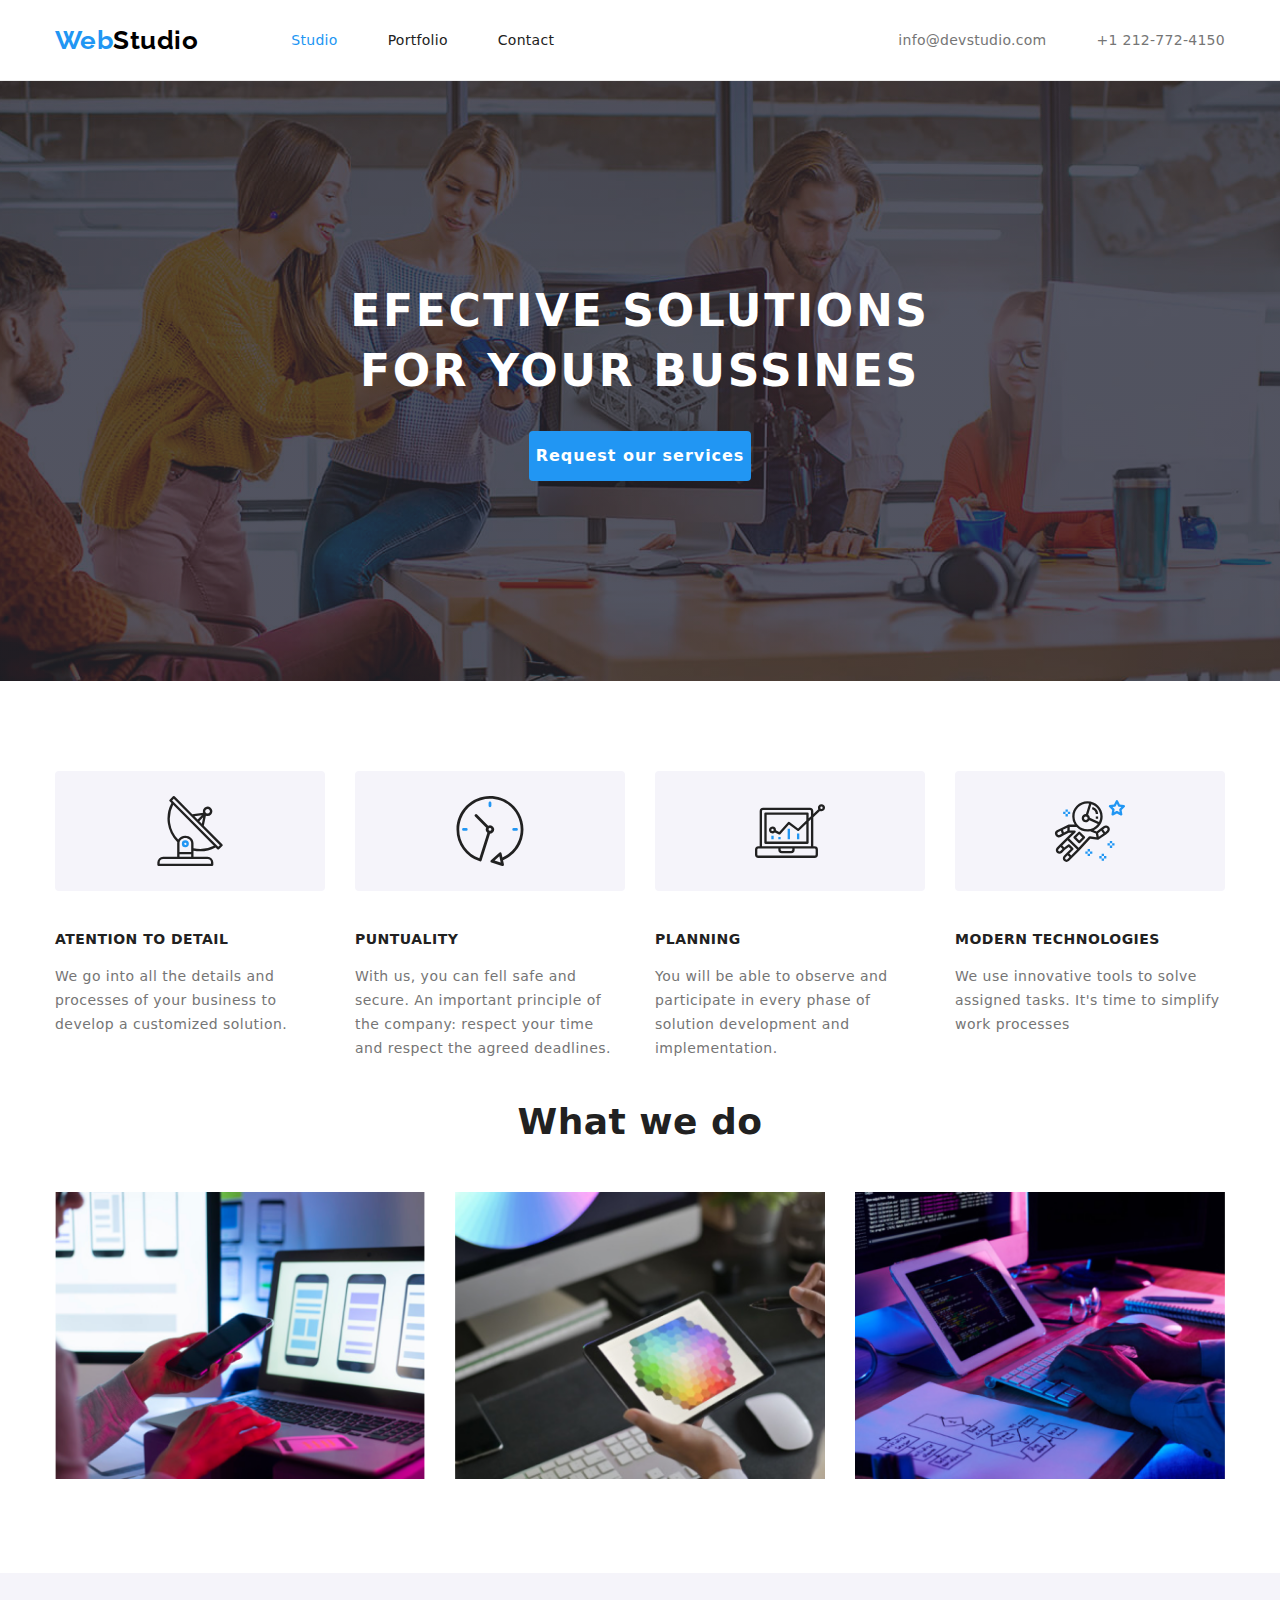
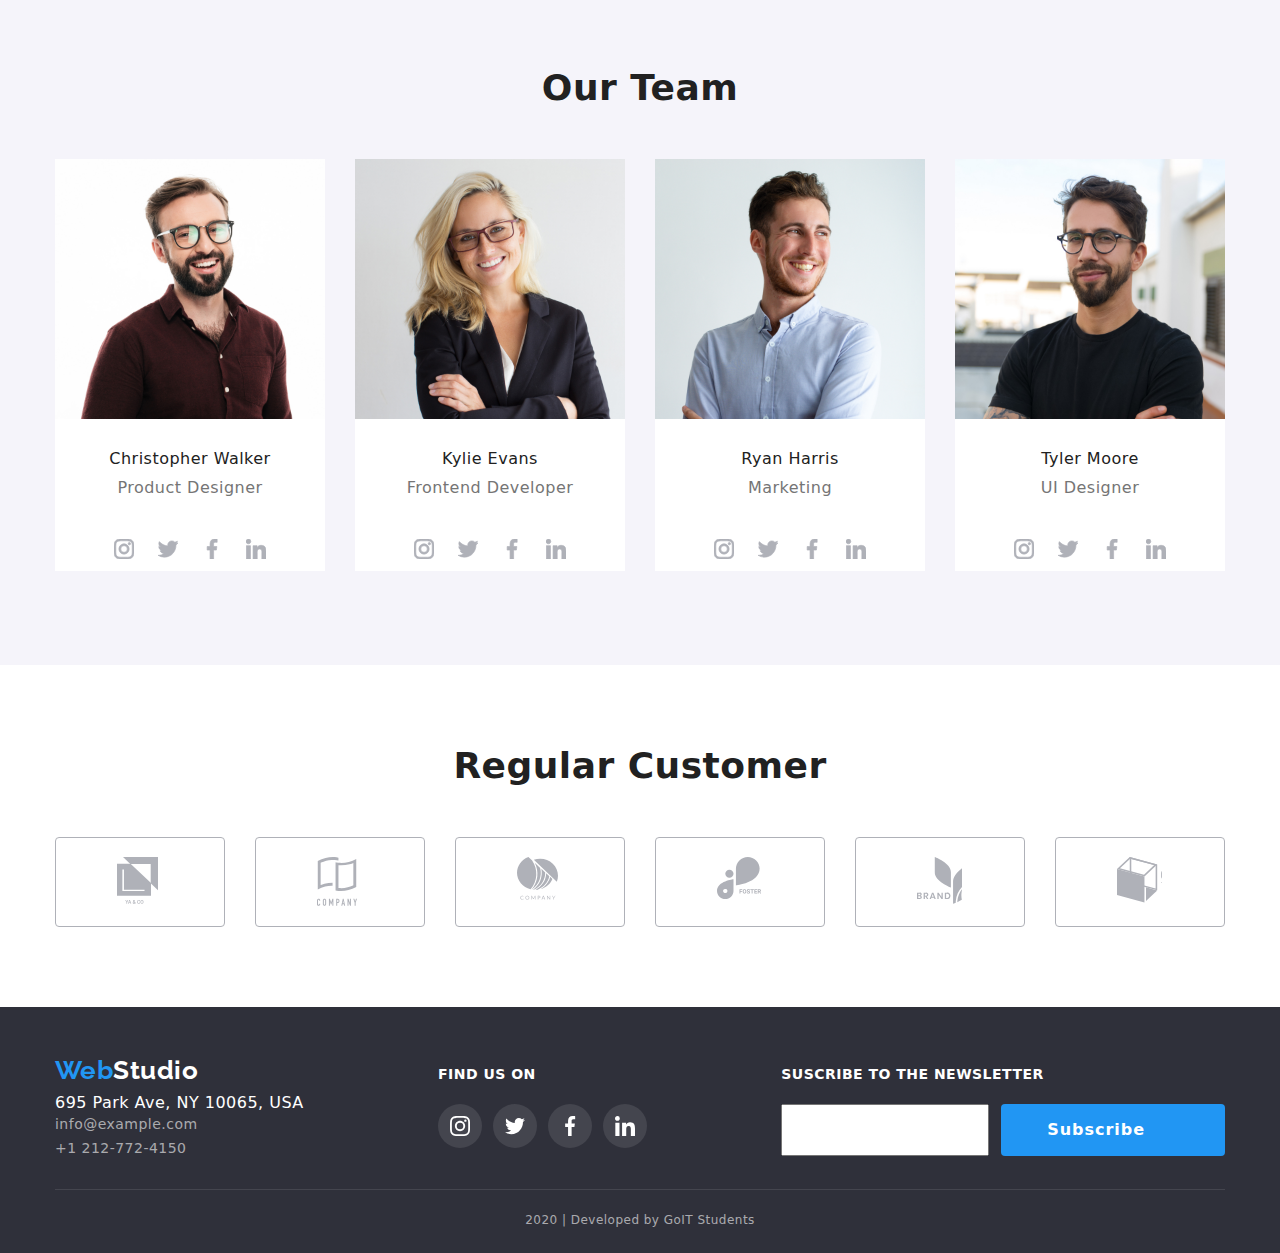
<file: index.html>
<!DOCTYPE html>
<html lang="en">
  <head>
    <meta charset="UTF-8" />
    <meta http-equiv="X-UA-Compatible" content="IE=edge" />
    <meta name="viewport" content="width=device-width, initial-scale=1.0" />
    <link rel="stylesheet" href="./css/styles.css" />
    <link
      rel="stylesheet"
      href="https://fonts.googleapis.com/css2?family=Raleway:wght@700&family=Roboto:wght@400;500;700;900&display=swap"
    />
    <link
      rel="stylesheet"
      href="https://cdnjs.cloudflare.com/ajax/libs/modern-normalize/1.0.0/modern-normalize.min.css"
    />
    <link
      href="https://fonts.googleapis.com/css2?family=Raleway:wght@700&family=Roboto:wght@400;500;700;900&display=swap"
      rel="stylesheet"
    />
    <title>WebStudio</title>
  </head>

  <body>
    <header class="hat">
      <div class="container">
        <a href="index.html" class="logo" title="WebStudio">
          <span class="accent">Web</span>Studio</a
        >
        <nav class="menu">
          <ul class="menu-list">
            <li class="menu-item">
              <a href="./index.html" class="menu-link current">Studio</a>
            </li>

            <li class="menu-item">
              <a href="./portfolio.html" class="menu-link">Portfolio</a>
            </li>

            <li class="menu-item">
              <a href="#" class="menu-link">Contact</a>
            </li>
          </ul>
        </nav>

        <div class="top-contacts">
          <ul class="top-contacts-list">
            <li class="top-contacts-item">
              <a href="mailto:info@devstudio.com" class="top-contacts-link mail"
                >info@devstudio.com
              </a>
            </li>

            <li class="top-contacts-item">
              <a href="tel:12127724150" class="top-contacts-link phone"
                >+1 212-772-4150
              </a>
            </li>
          </ul>
        </div>
      </div>
    </header>

    <main>
      <section class="hero">
        <div class="container">
          <h1 class="hero-title">efective solutions for your bussines</h1>
          <button class="hero-button" type="button">
            Request our services
          </button>
        </div>
      </section>

      <section class="features">
        <div class="container">
          <h2 class="hidden-title">Beneficios</h2>

          <ul class="features-list">
            <li class="features-item">
              <svg class="icon-features icon-antenna-1">
                <use xlink:href="./images/icons.svg#icon-antenna-1"></use>
              </svg>
              <h3 class="features-subtitle">atention to detail</h3>
              <p class="features-text">
                We go into all the details and processes of your business to
                develop a customized solution.
              </p>
            </li>

            <li class="features-item">
              <svg class="icon-features icon-clock-1">
                <use xlink:href="./images/icons.svg#icon-clock-1"></use>
              </svg>

              <h3 class="features-subtitle">puntuality</h3>
              <p class="features-text">
                With us, you can fell safe and secure. An important principle of
                the company: respect your time and respect the agreed deadlines.
              </p>
            </li>

            <li class="features-item">
              <svg class="icon-features icon-diagram-1">
                <use xlink:href="./images/icons.svg#icon-diagram-1"></use>
              </svg>
              <h3 class="features-subtitle">planning</h3>
              <p class="features-text">
                You will be able to observe and participate in every phase of
                solution development and implementation.
              </p>
            </li>

            <li class="features-item">
              <svg class="icon-features icon-astronaut-1">
                <use xlink:href="./images/icons.svg#icon-astronaut-1"></use>
              </svg>

              <h3 class="features-subtitle">modern technologies</h3>
              <p class="features-text">
                We use innovative tools to solve assigned tasks. It's time to
                simplify work processes
              </p>
            </li>
          </ul>
        </div>
      </section>

      <section class="doing">
        <div class="container">
          <h2 class="doing-subtitle">What we do</h2>
          <ul class="doing-list">
            <li class="doing-item">
              <img
                class="img"
                src="./images/image1.png"
                alt="Desktop Apps"
                width="370"
                height="294"
              />
            </li>

            <li class="doing-item">
              <img
                class="img"
                src="./images/image2.png"
                alt="Mobile Apps"
                width="370"
                height="294"
              />
            </li>

            <li class="doing-item">
              <img
                class="img"
                src="./images/image3.png"
                alt="Design & Solutions"
                width="370"
                height="294"
              />
            </li>
          </ul>
        </div>
      </section>

      <section class="team">
        <div class="container">
          <h2 class="team-subtitle">Our Team</h2>

          <ul class="team-list">
            <li class="team-item">
              <img
                src="./images/team1.jpg"
                alt="first member"
                width="270"
                height="260"
                class="img"
              />

              <div class="team-field">
                <h3 class="team-field-subtitle">Christopher Walker</h3>
                <p class="team-field-text">Product Designer</p>
              </div>
              <div class="team-socialmedia">
                <ul class="team-list-wrapper">
                  <li>
                    <svg class="icon icon-instagram-2">
                      <use
                        xlink:href="./images/icons.svg#icon-instagram-2"
                      ></use>
                    </svg>
                  </li>
                  <li>
                    <svg class="icon icon-twitter-1">
                      <use xlink:href="./images/icons.svg#icon-twitter-1"></use>
                    </svg>
                  </li>
                  <li>
                    <svg class="icon icon-facebook-1">
                      <use
                        xlink:href="./images/icons.svg#icon-facebook-1"
                      ></use>
                    </svg>
                  </li>
                  <li>
                    <svg class="icon icon-linkedin-1">
                      <use
                        xlink:href="./images/icons.svg#icon-linkedin-1"
                      ></use>
                    </svg>
                  </li>
                </ul>
              </div>
            </li>

            <li class="team-item">
              <img
                src="./images/team2.jpg"
                alt="second member"
                width="270"
                height="260"
                class="img"
              />

              <div class="team-field">
                <h3 class="team-field-subtitle">Kylie Evans</h3>
                <p class="team-field-text">Frontend Developer</p>
              </div>
              <div class="team-socialmedia">
                <ul class="team-list-wrapper">
                  <li>
                    <svg class="icon icon-instagram-2">
                      <use
                        xlink:href="./images/icons.svg#icon-instagram-2"
                      ></use>
                    </svg>
                  </li>
                  <li>
                    <svg class="icon icon-twitter-1">
                      <use xlink:href="./images/icons.svg#icon-twitter-1"></use>
                    </svg>
                  </li>
                  <li>
                    <svg class="icon icon-facebook-1">
                      <use
                        xlink:href="./images/icons.svg#icon-facebook-1"
                      ></use>
                    </svg>
                  </li>
                  <li>
                    <svg class="icon icon-linkedin-1">
                      <use
                        xlink:href="./images/icons.svg#icon-linkedin-1"
                      ></use>
                    </svg>
                  </li>
                </ul>
              </div>
            </li>

            <li class="team-item">
              <img
                src="./images/team3.jpg"
                alt="thrid member"
                width="270"
                height="260"
                class="img"
              />

              <div class="team-field">
                <h3 class="team-field-subtitle">Ryan Harris</h3>
                <p class="team-field-text">Marketing</p>
              </div>
              <div class="team-socialmedia">
                <ul class="team-list-wrapper">
                  <li>
                    <svg class="icon icon-instagram-2">
                      <use
                        xlink:href="./images/icons.svg#icon-instagram-2"
                      ></use>
                    </svg>
                  </li>
                  <li>
                    <svg class="icon icon-twitter-1">
                      <use xlink:href="./images/icons.svg#icon-twitter-1"></use>
                    </svg>
                  </li>
                  <li>
                    <svg class="icon icon-facebook-1">
                      <use
                        xlink:href="./images/icons.svg#icon-facebook-1"
                      ></use>
                    </svg>
                  </li>
                  <li>
                    <svg class="icon icon-linkedin-1">
                      <use
                        xlink:href="./images/icons.svg#icon-linkedin-1"
                      ></use>
                    </svg>
                  </li>
                </ul>
              </div>
            </li>

            <li class="team-item">
              <img
                src="./images/team4.jpg"
                alt="fourth member"
                width="270"
                height="260"
                class="img"
              />
              <div class="team-field">
                <h3 class="team-field-subtitle">Tyler Moore</h3>
                <p class="team-field-text">UI Designer</p>
              </div>
              <div class="team-socialmedia">
                <ul class="team-list-wrapper">
                  <li>
                    <svg class="icon icon-instagram-2">
                      <use
                        xlink:href="./images/icons.svg#icon-instagram-2"
                      ></use>
                    </svg>
                  </li>
                  <li>
                    <svg class="icon icon-twitter-1">
                      <use xlink:href="./images/icons.svg#icon-twitter-1"></use>
                    </svg>
                  </li>
                  <li>
                    <svg class="icon icon-facebook-1">
                      <use
                        xlink:href="./images/icons.svg#icon-facebook-1"
                      ></use>
                    </svg>
                  </li>
                  <li>
                    <svg class="icon icon-linkedin-1">
                      <use
                        xlink:href="./images/icons.svg#icon-linkedin-1"
                      ></use>
                    </svg>
                  </li>
                </ul>
              </div>
            </li>
          </ul>
        </div>
      </section>

      <section class="section section-regular">
        <div class="container">
          <h2 class="section-title">Regular Customer</h2>
          <ul class="list client-list">
            <li class="item">
              <a href="" class="client-link">
                <svg class="icon-client">
                  <use xlink:href="./images/icons.svg#icon-regular-1"></use>
                </svg>
              </a>
            </li>
            <li class="item">
              <a href="" class="client-link">
                <svg class="icon-client">
                  <use xlink:href="./images/icons.svg#icon-regular-2"></use>
                </svg>
              </a>
            </li>
            <li class="item">
              <a href="" class="client-link">
                <svg class="icon-client">
                  <use xlink:href="./images/icons.svg#icon-regular-3"></use>
                </svg>
              </a>
            </li>
            <li class="item">
              <a href="" class="client-link">
                <svg class="icon-client">
                  <use xlink:href="./images/icons.svg#icon-regular-4"></use>
                </svg>
              </a>
            </li>
            <li class="item">
              <a href="" class="client-link">
                <svg class="icon-client">
                  <use xlink:href="./images/icons.svg#icon-regular-5"></use>
                </svg>
              </a>
            </li>
            <li class="item">
              <a href="" class="client-link">
                <svg class="icon-client">
                  <use xlink:href="./images/icons.svg#icon-regular-6"></use>
                </svg>
              </a>
            </li>
          </ul>
        </div>
      </section>
    </main>

    <footer class="footer">
      <div class="container">
        <div class="footer-flex">
          <ul>
            <li>
        <a href="index.html" class="logo" title="WebStudio">
          <span class="accent">Web</span><span class="accent-white">Studio</span></a>
            <address class="address">
              <a
                class="address-item place"
                href="#"
                target="_blank"
                rel="noopener noreferrer"
                >695 Park Ave, NY 10065, USA</a
              >
              </li>
              <li class="item adress-transparency">info@example.com </li>
              <li class="item adress-transparency">+1 212-772-4150</li>
            </address>
          </ul>
          <div>
            <b class="footer-offer">find us on</b>
            <ul class="list footer-soclink">
              <li class="item">
                <a class="social-link" href="" aria-label="Instagram">
                  <svg class="footer-social-link" width="20" height="20">
                    <use xlink:href="./images/icons.svg#icon-instagram-2"></use>
                  </svg>
                </a>
              </li>
              <li class="item">
                <a href="" aria-label="Twitter" class="social-link">
                  <svg class="footer-social-link" width="20" height="20">
                    <use xlink:href="./images/icons.svg#icon-twitter-1"></use>
                  </svg>
                </a>
              </li>
              <li class="item">
                <a href="" aria-label="Facebook" class="social-link">
                  <svg class="footer-social-link" width="20" height="20">
                    <use xlink:href="./images/icons.svg#icon-facebook-1"></use>
                  </svg>
                </a>
              </li>
              <li class="item">
                <a href="" aria-label="LinkedIn" class="social-link">
                  <svg class="footer-social-link" width="20" height="20">
                    <use xlink:href="./images/icons.svg#icon-linkedin-1"></use>
                  </svg>
                </a>
              </li>
            </ul>
          </div>

          <div>
            <b class="footer-offer">suscribe to the newsletter</b>
            <div class="footer-email">
              <input type="email" title="E-mail" />
              <button type="button" class="footer-button">
                Subscribe
                <svg class="footer-send" width="24" height="24">
                  <use xlink:href="./images/icons.svg#-icon-send"></use>
                </svg>
              </button>
            </div>
          </div>
        </div>
        <p class="footer-copyright">2020 | Developed by GoIT Students</p>
      </div>
    </footer>
  </body>
</html>
</file>
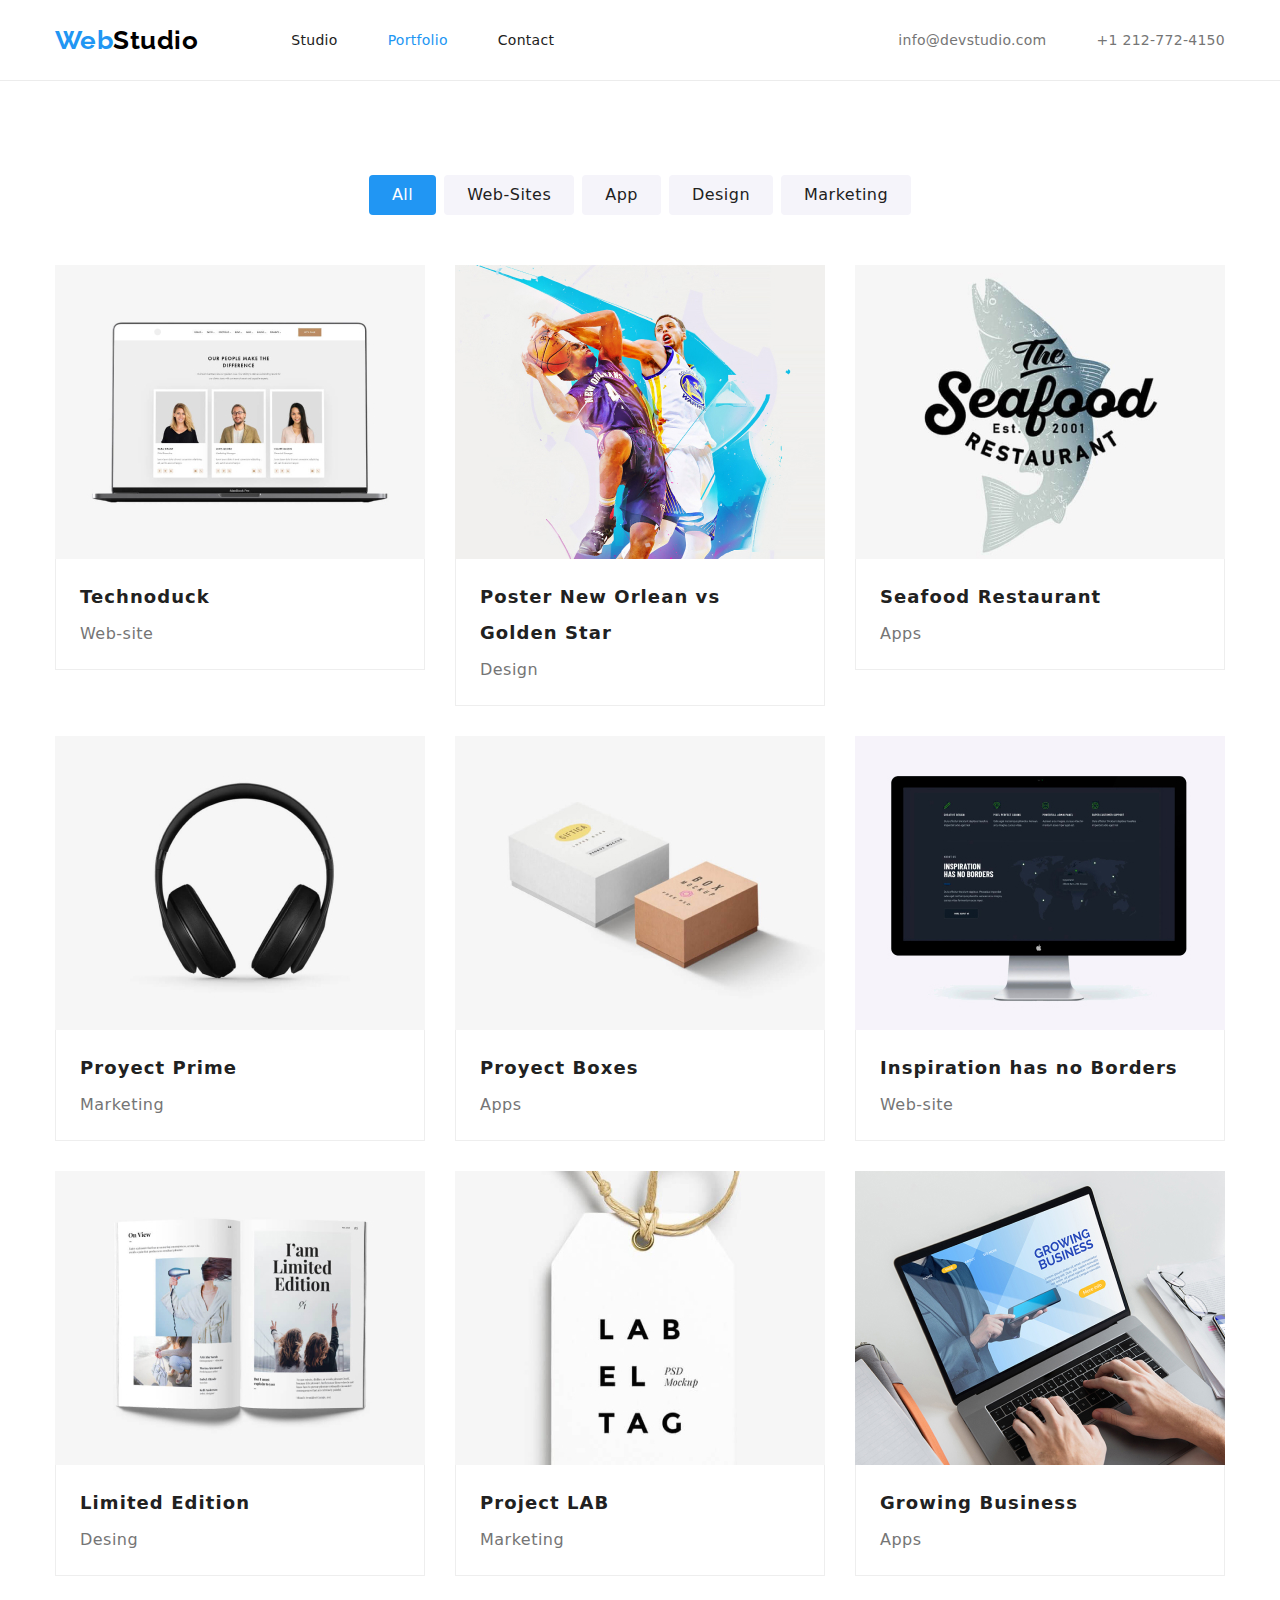
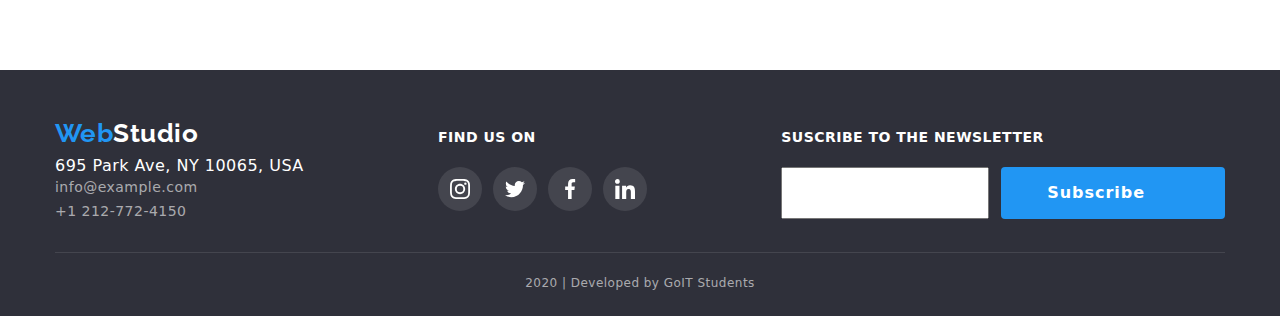
<file: portfolio.html>
<!DOCTYPE html>
<html lang="en">
  <head>
    <meta charset="UTF-8" />
    <meta http-equiv="X-UA-Compatible" content="IE=edge" />
    <meta name="viewport" content="width=device-width, initial-scale=1.0" />
    <link rel="stylesheet" href="./css/styles.css" />
    <link
      rel="stylesheet"
      href="https://fonts.googleapis.com/css2?family=Raleway:wght@700&family=Roboto:wght@400;500;700;900&display=swap"
    />
    <link
      rel="stylesheet"
      href="https://cdnjs.cloudflare.com/ajax/libs/modern-normalize/1.0.0/modern-normalize.min.css"
    />
    <link
      href="https://fonts.googleapis.com/css2?family=Raleway:wght@700&family=Roboto:wght@400;500;700;900&display=swap"
      rel="stylesheet"
    />
    <title>WebStudio</title>
  </head>

  <body>
    <header class="hat">
      <div class="container">
        <a href="index.html" class="logo" title="WebStudio">
          <span class="accent">Web</span>Studio</a
        >
        <nav class="menu">
          <ul class="menu-list">
            <li class="menu-item">
              <a href="./index.html" class="menu-link">Studio</a>
            </li>

            <li class="menu-item">
              <a href="./portfolio.html" class="menu-link current">Portfolio</a>
            </li>
            <li class="menu-item">
              <a href="#" class="menu-link">Contact</a>
            </li>
          </ul>
        </nav>
        <div class="top-contacts">
          <ul class="top-contacts-list">
            <li class="top-contacts-item">
              <a href="mailto:info@devstudio.com" class="top-contacts-link mail"
                >info@devstudio.com
              </a>
            </li>
            <li class="top-contacts-item">
              <a href="tel:12127724150" class="top-contacts-link phone"
                >+1 212-772-4150
              </a>
            </li>
          </ul>
        </div>
      </div>
    </header>
    <main>
      <section class="portfolio">
        <div class="container">
          <ul class="portfolio-list">
            <li class="portfolio-item">
              <button class="portfolio-button button-all" type="button">
                All
              </button>
            </li>

            <li class="portfolio-item">
              <button class="portfolio-button" type="button">Web-Sites</button>
            </li>

            <li class="portfolio-item">
              <button class="portfolio-button" type="button">App</button>
            </li>

            <li class="portfolio-item">
              <button class="portfolio-button" type="button">Design</button>
            </li>

            <li class="portfolio-item">
              <button class="portfolio-button" type="button">Marketing</button>
            </li>
          </ul>

          <ul class="project-list">
            <li class="project-item">
              <div class="card">
                <div class="card-thumb">
                  <img
                    class="img"
                    src="./images/img_portfolio1.jpg"
                    alt="project"
                    width="370"
                    height="294"
                  />
                </div>

                <div class="card-content">
                  <h3 class="card-title">Technoduck</h3>
                  <p class="card-text">Web-site</p>
                </div>
              </div>
            </li>

            <li class="project-item">
              <div class="card">
                <div class="card-thumb">
                  <img
                    class="img"
                    src="./images/img_portfolio2.jpg"
                    alt="project"
                    width="370"
                    height="294"
                  />
                </div>

                <div class="card-content">
                  <h3 class="card-title">Poster New Orlean vs Golden Star</h3>
                  <p class="card-text">Design</p>
                </div>
              </div>
            </li>

            <li class="project-item">
              <div class="card">
                <div class="card-thumb">
                  <img
                    class="img"
                    src="./images/img_portfolio3.jpg"
                    alt="project"
                    width="370"
                    height="294"
                  />
                </div>

                <div class="card-content">
                  <h3 class="card-title">Seafood Restaurant</h3>
                  <p class="card-text">Apps</p>
                </div>
              </div>
            </li>

            <li class="project-item">
              <div class="card">
                <div class="card-thumb">
                  <img
                    class="img"
                    src="./images/img_portfolio4.jpg"
                    alt="project"
                    width="370"
                    height="294"
                  />
                </div>

                <div class="card-content">
                  <h3 class="card-title">Proyect Prime</h3>
                  <p class="card-text">Marketing</p>
                </div>
              </div>
            </li>

            <li class="project-item">
              <div class="card">
                <div class="card-thumb">
                  <img
                    class="img"
                    src="./images/img_portfolio5.jpg"
                    alt="project"
                    width="370"
                    height="294"
                  />
                </div>

                <div class="card-content">
                  <h3 class="card-title">Proyect Boxes</h3>
                  <p class="card-text">Apps</p>
                </div>
              </div>
            </li>

            <li class="project-item">
              <div class="card">
                <div class="card-thumb">
                  <img
                    class="img"
                    src="./images/img_portfolio6.jpg"
                    alt="project"
                    width="370"
                    height="294"
                  />
                </div>

                <div class="card-content">
                  <h3 class="card-title">Inspiration has no Borders</h3>
                  <p class="card-text">Web-site</p>
                </div>
              </div>
            </li>

            <li class="project-item">
              <div class="card">
                <div class="card-thumb">
                  <img
                    class="img"
                    src="./images/img_portfolio7.jpg"
                    alt="project"
                    width="370"
                    height="294"
                  />
                </div>

                <div class="card-content">
                  <h3 class="card-title">Limited Edition</h3>
                  <p class="card-text">Desing</p>
                </div>
              </div>
            </li>

            <li class="project-item">
              <div class="card">
                <div class="card-thumb">
                  <img
                    class="img"
                    src="./images/img_portfolio8.jpg"
                    alt="project"
                    width="370"
                    height="294"
                  />
                </div>

                <div class="card-content">
                  <h3 class="card-title">Project LAB</h3>
                  <p class="card-text">Marketing</p>
                </div>
              </div>
            </li>

            <li class="project-item">
              <div class="card">
                <div class="card-thumb">
                  <img
                    class="img"
                    src="./images/img_portfolio9.jpg"
                    alt="project"
                    width="370"
                    height="294"
                  />
                </div>

                <div class="card-content">
                  <h3 class="card-title">Growing Business</h3>
                  <p class="card-text">Apps</p>
                </div>
              </div>
            </li>
          </ul>
        </div>
      </section>
    </main>

    <footer class="footer">
      <div class="container">
        <div class="footer-flex">
          <ul>
            <li>
        <a href="index.html" class="logo" title="WebStudio">
          <span class="accent">Web</span><span class="accent-white">Studio</span></a>
            <address class="address">
              <a
                class="address-item place"
                href="#"
                target="_blank"
                rel="noopener noreferrer"
                >695 Park Ave, NY 10065, USA</a
              >
              </li>
              <li class="item adress-transparency">info@example.com </li>
              <li class="item adress-transparency">+1 212-772-4150</li>
            </address>
          </ul>
          <div>
            <b class="footer-offer">find us on</b>
            <ul class="list footer-soclink">
              <li class="item">
                <a class="social-link" href="" aria-label="Instagram">
                  <svg class="footer-social-link" width="20" height="20">
                    <use xlink:href="./images/icons.svg#icon-instagram-2"></use>
                  </svg>
                </a>
              </li>
              <li class="item">
                <a href="" aria-label="Twitter" class="social-link">
                  <svg class="footer-social-link" width="20" height="20">
                    <use xlink:href="./images/icons.svg#icon-twitter-1"></use>
                  </svg>
                </a>
              </li>
              <li class="item">
                <a href="" aria-label="Facebook" class="social-link">
                  <svg class="footer-social-link" width="20" height="20">
                    <use xlink:href="./images/icons.svg#icon-facebook-1"></use>
                  </svg>
                </a>
              </li>
              <li class="item">
                <a href="" aria-label="LinkedIn" class="social-link">
                  <svg class="footer-social-link" width="20" height="20">
                    <use xlink:href="./images/icons.svg#icon-linkedin-1"></use>
                  </svg>
                </a>
              </li>
            </ul>
          </div>

          <div>
            <b class="footer-offer">suscribe to the newsletter</b>
            <div class="footer-email">
              <input type="email" title="E-mail" />
              <button type="button" class="footer-button">
                Subscribe
                <svg class="footer-send" width="24" height="24">
                  <use xlink:href="./images/icons.svg#-icon-send"></use>
                </svg>
              </button>
            </div>
          </div>
        </div>
        <p class="footer-copyright">2020 | Developed by GoIT Students</p>
      </div>
    </footer>
  </body>
</html>
</file>
<file: css/styles.css>
:root {
    --primary-text-color: #212121;
    --secondary-text-color: #757575;
    --primary-white-color: #ffffff;
    --accent-color: #2196f3;
    --second-color-logo-header: #000000;
    --address-link-mail-phone-color: #ffffff99;
    --bgc-doing-section: #e5e5e5;
    --bgc-section: #f5f4fa;
    --background-color-hero-footer: #2f303a;
    --line-header-bottom: #ececec;
    --border-card: #eeeeee;
    --section-indent: 94px;
    --card-indent: 30px;
    --click-order: #188ce8;
    --border-client: #afb1b8;
}

h1,
h2,
h3,
p {
    margin: 0;
}

ul {
    list-style: none;
    padding: 0;
    margin: 0;
}

a {
    text-decoration: none;
}

body {
    font-family: Roboto, sans-serif;
    font-style: normal;
    font-size: 16px;
    letter-spacing: 0.03em;

    color: var(--primary-text-color);
}

.container {
    width: 1200px;
    padding-top: 0;
    padding-bottom: 0;
    padding-left: 15px;
    padding-right: 15px;
    margin: 0 auto;
}

.filters-button {
    padding: 0;
    border: 0;

    background-color: transparent;
}

.hidden-title {
    width: 1px;
    height: 1px;
    margin: -1px;

    visibility: hidden;
    position: absolute;
}

.img {
    display: block;

    max-width: 100%;
    height: auto;
}

.hero-button,
.portfolio-button {
    cursor: pointer;
}

.address-list {
    font-style: normal;
}

.hat {
    background-color: var(--primary-white-color);
    border-bottom: 1px solid var(--line-header-bottom);
}

.hat .container {
    display: flex;

    align-items: center;
}

.logo {
    font-family: Raleway;
    font-weight: 700;
    font-size: 26px;
    line-height: 1.173;

    color: var(--second-color-logo-header);
}

.accent {
    color: var(--accent-color);
}

.menu-list {
    margin-left: 93px;
}

.hat .logo {
    padding-top: 24px;
    padding-bottom: 24px;
}

.menu-link {
    display: block;

    padding-top: 32px;
    padding-bottom: 32px;

    color: var(--primary-text-color);
}

.menu-list .menu-item+.menu-item {
    margin-left: 50px;
}

.top-contacts-list .top-contacts-item+.top-contacts-item {
    margin-left: 50px;
}

.menu-list,
.top-contacts-list {
    display: flex;

    font-weight: 500;
    font-size: 14px;
    line-height: 1.142;
    letter-spacing: 0.02em;
}

.top-contacts {
    margin-left: auto;
}

.top-contacts-link {
    display: flex;

    padding-top: 32px;
    padding-bottom: 32px;

    color: var(--secondary-text-color);
}

.menu-list .menu-item :hover,
.menu-list .menu-item :focus,
.top-contacts-list .top-contacts-item :hover,
.top-contacts-list .top-contacts-item :focus {
    color: var(--accent-color);
}

.current {
    color: var(--accent-color);
}

.hero {
    display: block;
    padding: 200px 0;
    text-align: center;
    background-image: linear-gradient(to right,
            rgba(47, 48, 58, 0.6),
            rgba(47, 48, 58, 0.6)
            ),
    url(../images/img_hero.jpg);
    background-position: center;
    background-repeat: no-repeat;
    background-color: var(--background-color-hero-footer);
    color: var(--primary-white-color);
}

.hero-title {
    width: 696px;
    margin-left: auto;
    margin-right: auto;
    margin-bottom: 30px;

    font-weight: 900;
    font-size: 44px;
    line-height: 1.363;
    letter-spacing: 0.06em;
    text-align: center;
}

.hero-button {
    display: block;

    margin: auto;
    min-width: 200px;
    height: 50px;

    font-weight: 700;
    line-height: 1.875;
    letter-spacing: 0.06em;

    background-color: var(--accent-color);
    color: var(--primary-white-color);

    border: 1px solid transparent;
    border-radius: 4px;
}

.hero-button:hover {
    background-color: var(--click-order);
}

.hero-title,
.features-subtitle {
    text-transform: uppercase;
}

.features {
    padding-top: 90px;
    height: 420px;
    padding-bottom: var(--section-indent);
    background-color: var(--primary-white-color);
}

.features-list {
    display: flex;
}

.features-item {
    width: 270px;
    height: 105px;
}

.features-subtitle {
    margin-bottom: 10px;

    font-weight: 700;
    font-size: 14px;
    line-height: 2.142;
}

.features-text {
    font-size: 14px;
    line-height: 1.714;

    color: var(--secondary-text-color);
}

.features-item:not(:last-child) {
    margin-right: 30px;
}
.icon {
    width: 16px;
    height: 12px;
    stroke: currentColor;
    fill: currentColor;
}
.icon-features {
    width: 270px;
    height: 120px;
    padding: 25px 0;
    margin-bottom: 30px;
    background-color: #f5f4fa;
    border-radius: 4px;

}

.doing {
    padding-bottom: var(--section-indent);

    background-color: var(--primary-white-color);
}

.doing-subtitle {
    margin-bottom: 50px;

    font-weight: 700;
    font-size: 36px;

    text-align: center;
}

.doing-list {
    display: flex;
}

.doing-item:not(:last-child) {
    margin-right: 30px;
}

.team {
    padding-top: var(--section-indent);
    padding-bottom: var(--section-indent);

    background-color: var(--bgc-section);
}

.team-subtitle {
    margin-bottom: 50px;

    font-weight: 700;
    font-size: 36px;

    text-align: center;
}

.team-list {
    display: flex;
}

.team-item {
    background-color: var(--primary-white-color);
}

.team-field {
    padding: 30px;

    text-align: center;
}

.team-field-subtitle {
    margin-bottom: 10px;

    font-weight: 500;
    font-size: 16px;
    line-height: 1.187;
}

.team-field-text {
    font-size: 16px;
    line-height: 1.187;

    color: var(--secondary-text-color);

    text-align: center;
}

.team-list .team-item+.team-item {
    margin-left: 30px;
}

.team-socialmedia svg {
    width: 20px;
    height: 20px;
}

.team-list-wrapper {
    list-style: none;
    padding: 0;
    display: flex;
    justify-content: center;
    align-items: center;
    flex-wrap: nowrap;

}

.team-list-wrapper>li {
    border-radius: 50%;
    text-align: center;
    width: 44px;
    height: 44px;
    padding: 12px;
    cursor: pointer;
    transition: color, background-color 250ms cubic-bezier(0.4, 0, 0.2, 1);
}

.team-list-wrapper>li:hover,
.team-list-wrapper>li:focus {
    background-color: #2196f3;
}

.team-list-wrapper>li,
.team-list-wrapper>li {
    color: #afb1b8;
}

.team-list-wrapper>li:hover,
.team-list-wrapper>li:focus {
    color: #ffffff;
}

.section-regular {
    padding-top: 80px;
    padding-bottom: 80px;
}

.section-title {
    margin: 0;
    padding: 0;
    color: var(--title-text-color);
    font-weight: 700;
    font-size: 36px;
    line-height: 1.17;
    text-align: center;
    margin-bottom: 50px;
}
.client-list {
    display: flex;
}

.client-list .item {
    width: calc((100% - 150px) / 6);
}

.client-list .item:not(:last-child) {
    margin-right: 30px;
}

.client-link {
    display: flex;
    align-items: center;
    justify-content: center;
    height: 90px;

    color: var(--border-client);

    border: 1px solid var(--border-client);
    border-radius: 4px;
}

.client-link:hover,
.client-link:focus {
    color: var(--accent-color);
    fill: var(--accent-color);
    border-color: var(--accent-color);
}
.icon-client {
    fill: currentColor;
    max-width: 86px;
    max-height: 50px;
    margin-left: 40px;
}
.icon-client:hover {
    fill: #2196f3
}
/*

.coordinates {
    padding: 60px 0;
    background-color: var(--background-color-hero-footer);
}




.footer-social {
 margin-left: 320px;
 margin-top: -128px;
}

.footer-offer {
    color: var(--primary-white-color);
    font-weight: 700;
    size: 14px;
    line-height: 16 px;
    letter-spacing: 30%;
}


.coordinates .logo {
    display: block;

    margin-bottom: 20px;

    color: var(--primary-white-color);
}

.coordinates .accent {
    color: var(--accent-color);
}

.address-list {

    font-size: 14px;
    line-height: 1.714;
}

.coordinates .place {
    margin-bottom: 9px;

    color: var(--primary-white-color);
}

.coordinates .mail {
    margin-bottom: 9px;

    color: var(--address-link-mail-phone-color);
}

.coordinates .phone {
    color: var(--address-link-mail-phone-color);
}

.address-list :hover,
.address-list :focus {
    color: var(--accent-color);
}

*/

.footer a {
    text-decoration: none;
}

footer {
    color: var(--primary-white-color);
    background-color: var(--background-color-hero-footer);
}
address {
    display: flex;
    flex-direction: column;
    font-style: normal;
}
.address-item {
    color: var(--primary-white-color);
}
.footer-flex .logo {
    display: block;
    margin-bottom: 9px;
}
address .item:not(:last-child) {
    display: block;
    margin-top: 0;
    margin-bottom: 9px;
}
.footer-offer {
    display: block;
    margin-bottom: 21px;
}
.accent-white {
    color: var(--primary-white-color);
}
.adress-transparency,
.footer-copyright {
    color: rgba(255, 255, 255, 0.6);
    font-weight: 400;
    font-size: 14px;
    line-height: 1.71;
}
.footer-copyright {
    font-size: 12px;
    line-height: 2;
    margin: 0;
    margin-top: 0;
    padding-top: 18px;
    padding-bottom: 21px;
    text-align: center;
}
footer b {
    font-weight: 700;
    font-size: 14px;
    line-height: 1.14;
    text-transform: uppercase;
}
.footer-soclink {
    display: flex;
}
.social-link {
    display: flex;
    justify-content: center;
    align-items: center;
    width: 44px;
    height: 44px;
    background-color: rgba(255, 255, 255, 0.1);
    color: var(--primary-white-color);
    border-radius: 50%;
}
.social-link:hover,
.social-link:focus {
    color: var(--primary-white-color);
    background-color: var(--accent-color);
}
.footer-soclink .item:not(:last-child) {
    margin-right: 11px;
}

.footer-social-link {
    display: block;
    fill: currentColor;
}

.footer-email {
    display: flex;
}

.footer-flex {
    display: flex;
    padding-top: 48px;
    padding-bottom: 28px;
    align-items: baseline;
    justify-content: space-between;
    border-bottom: 1px solid rgba(255, 255, 255, 0.1);
}
.footer-button {
    display: inline-block;
    min-width: 200px;
    padding: 10px 45px;
    margin-left: 12px;
    border: 1px solid transparent;
    border-radius: 4px;

    color: var(--primary-white-color);
    background-color: var(--accent-color);
    font-weight: 900;
    font-size: 16px;
    line-height: 1.87;
    display: flex;
    align-items: center;
    text-align: center;
    letter-spacing: 0.06em;
}

.footer-button:hover,
.footer-button:focus {
    color: var(--accent-color);
    background-color: var(--primary-white-color);
    border-color: var(--accent-color);
}

.footer-send {
    display: block;
    margin-left: 10px;
}


.portfolio {
    padding-top: var(--section-indent);
    padding-bottom: var(--section-indent);

    background-color: var(--primary-white-color);
}

.portfolio-list {
    display: flex;

    margin-bottom: 50px;

    justify-content: center;
}

.portfolio-item:not(:last-child) {
    margin-right: 8px;
}

.portfolio-button {
    padding: 6px 22px;

    font-weight: 500;
    font-size: 16px;
    line-height: 1.625;
    letter-spacing: 0.03em;

    background-color: var(--bgc-section);
    color: var(--primary-text-color);

    border: 1px solid transparent;
    border-radius: 4px;
}

.portfolio-list :hover,
.portfolio-list :focus {
    background-color: var(--accent-color);
    color: var(--primary-white-color);
}

.button-all {
    padding: 6px 22px;

    font-weight: 500;
    font-size: 16px;
    line-height: 1.625;
    letter-spacing: 0.03em;

    background-color: var(--accent-color);
    color: var(--primary-white-color);

    border: 1px solid transparent;
    border-radius: 4px;
}

.project-list {
    display: flex;

    margin-left: calc(-1 * var(--card-indent));
    margin-bottom: calc(-1 * var(--card-indent));

    flex-wrap: wrap;
    justify-content: center;
}

.project-item {
    display: flex;

    margin-left: var(--card-indent);
    margin-bottom: var(--card-indent);

    flex-basis: calc(100% / 3 - var(--card-indent));
}

.card {
    min-width: 370px;
}

.card-content {
    padding-top: 20px;
    padding-right: 24px;
    padding-bottom: 20px;
    padding-left: 24px;

    border-right: 1px solid var(--border-card);
    border-bottom: 1px solid var(--border-card);
    border-left: 1px solid var(--border-card);

    background-color: var(--primary-white-color);
}

.card-title {
    font-weight: 700;
    font-size: 18px;
    line-height: 2;
    letter-spacing: 0.06em;
}

.card-text {
    margin-top: 4px;

    font-size: 16px;
    line-height: 1.875;
    letter-spacing: 0.03em;

    color: var(--secondary-text-color);
}
</file>
